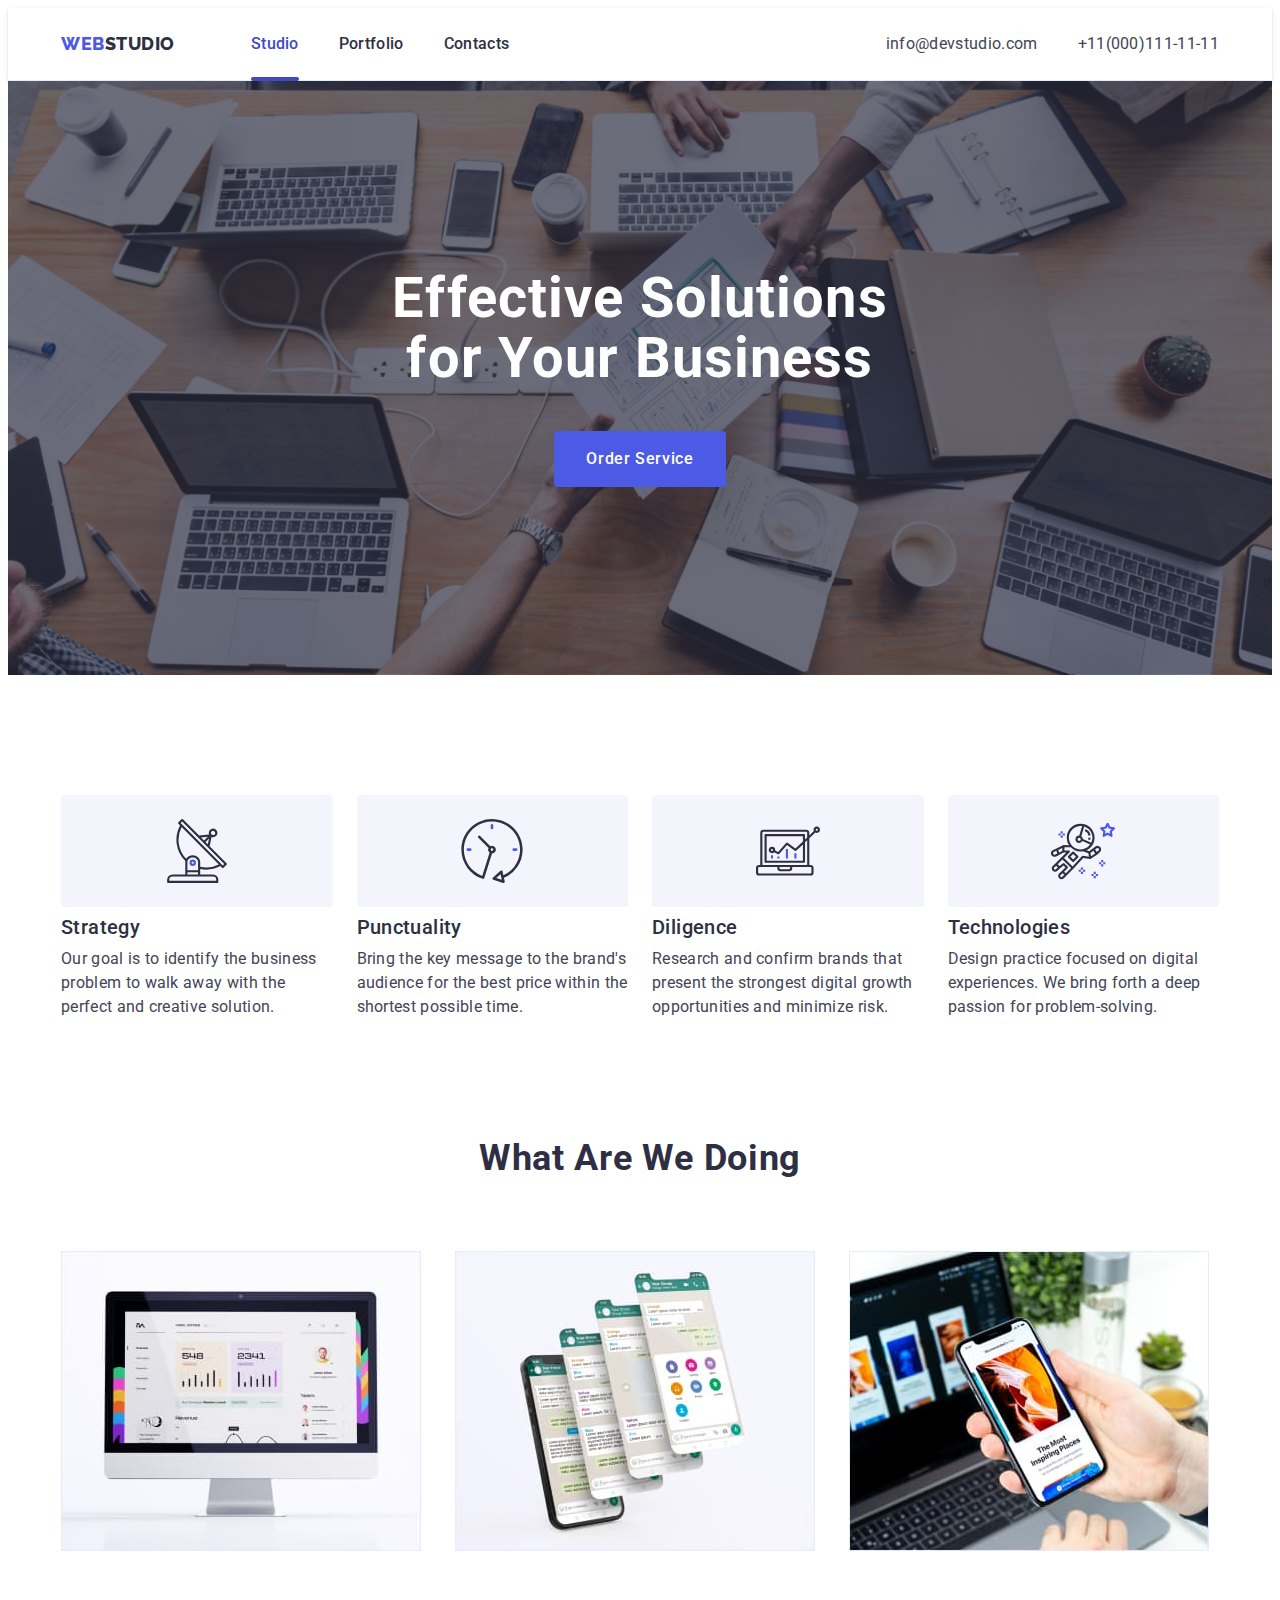
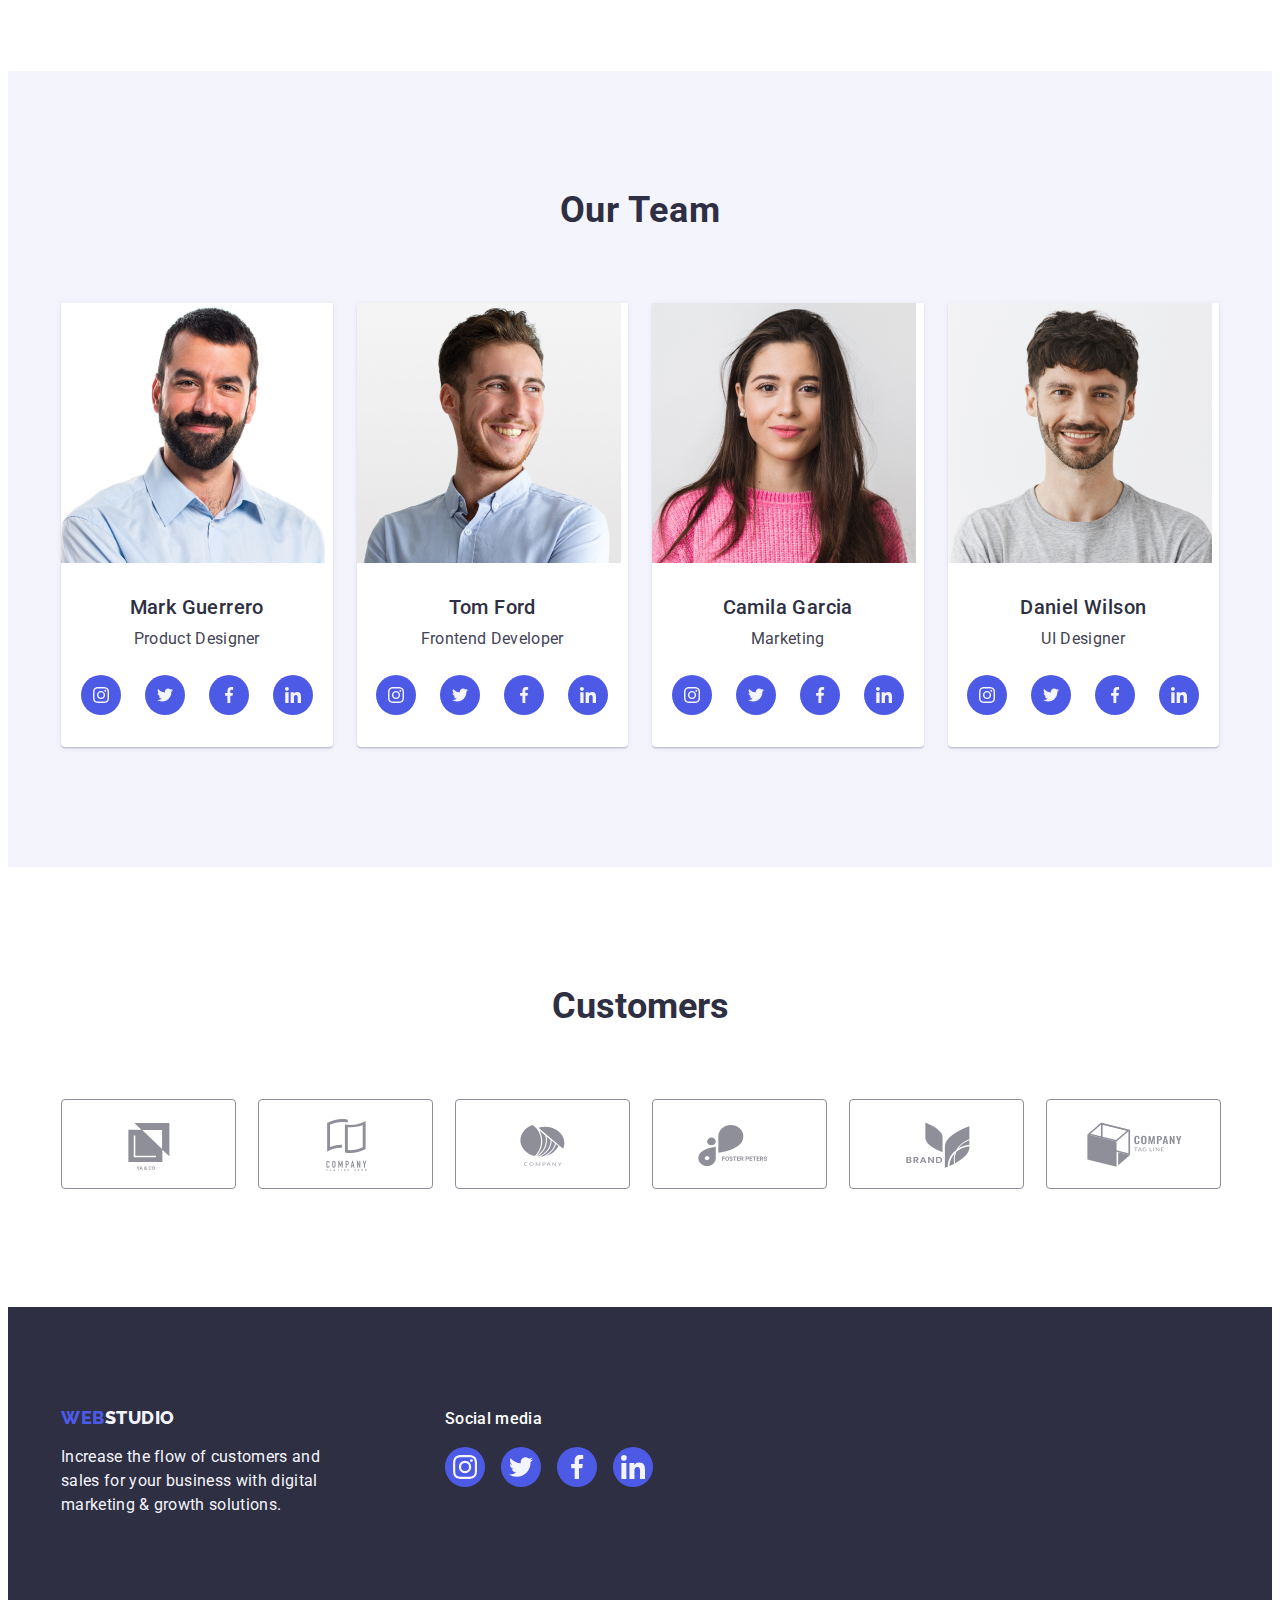
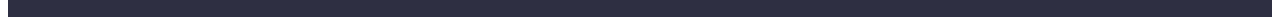
<file: index.html>
<!DOCTYPE html>
<html lang="en">

<head>
    <meta charset="UTF-8">
    <meta http-equiv="X-UA-Compatible" content="IE=edge">
    <meta name="viewport" content="width=device-width, initial-scale=1.0">
    <title>Document</title>
    <link rel="preconnect" href="https://fonts.googleapis.com">
    <link rel="preconnect" href="https://fonts.gstatic.com" crossorigin>
    <link
        href="https://fonts.googleapis.com/css2?family=Michroma&family=Montserrat:wght@400;700&family=Raleway:wght@800&family=Roboto:wght@400;500;700;900&display=swap"
        rel="stylesheet">
    <link rel="stylesheet" href="https://cdnjs.cloudflare.com/ajax/libs/modern-normalize/2.0.0/modern-normalize.min.css"
        integrity="sha512-4xo8blKMVCiXpTaLzQSLSw3KFOVPWhm/TRtuPVc4WG6kUgjH6J03IBuG7JZPkcWMxJ5huwaBpOpnwYElP/m6wg=="
        crossorigin="anonymous" referrerpolicy="no-referrer" />
    <link rel="stylesheet" href="./css/style.css">
</head>

<body>
    <header class="header">
        <div class="container header-container">
            <nav class="header-nav">
                <a href="./index.html" class="header-logo link"> WEB<span
                        class="header-logo-accent link">Studio</span></a>
                <ul class="header-menu list">
                    <li class="header-menu-item list"><a class="header-menu-link link current"
                            href="./index.html">Studio</a>
                    </li>
                    <li class="header-menu-item list"><a class="header-menu-link link"
                            href="./portfolio.html">Portfolio</a>
                    </li>
                    <li class="header-menu-item list"><a class="header-menu-link link" href="">Contacts</a></li>
                </ul>
            </nav>
            <address class="header-social">
                <ul class="header-social-list list">
                    <li class="header-social-item list"><a class="header-social-link link"
                            href="mailto:info@devstudio.com">info@devstudio.com</a></li>
                    <li class="header-social-item list"><a class="header-social-link link"
                            href="tel:+110001111111">+11(000)111-11-11</a></li>
                </ul>
            </address>
        </div>
    </header>
    <main>
        <section class="hero">
            <div class="container hero-container">
                <h1 class="hero-title">Effective Solutions
                    for Your Business</h1>
                <button type="button" class="hero-btn" data-modal-open>Order Service</button>
            </div>
        </section>
        <section class="our-options">
            <div class="container">
                <h2 class="visually-hidden">Our Options</h2>
                <ul class="our-options-list list">
                    <li class="our-options-item">
                        <div class="our-options-icon-div">
                            <svg class="our-options-icon" width="64" height="64">
                                <use href="./images/icons.svg#icon-antenna-1"></use>
                            </svg>
                        </div>
                        <h3 class="our-options-subtitle">Strategy</h3>
                        <p class="our-options-text">Our goal is to identify the business
                            problem to walk away with the perfect and creative solution.</p>
                    </li>
                    <li class="our-options-item">
                        <div class="our-options-icon-div">
                            <svg class="our-options-icon" width="64" height="64">
                                <use href="./images/icons.svg#icon-clock-1"></use>
                            </svg>
                        </div>
                        <h3 class="our-options-subtitle">Punctuality</h3>
                        <p class="our-options-text">Bring the key message to the brand's audience for the best price
                            within
                            the shortest possible
                            time.</p>
                    </li>
                    <li class="our-options-item">
                        <div class="our-options-icon-div">
                            <svg class="our-options-icon" width="64" height="64">
                                <use href="./images/icons.svg#icon-diagram-1"></use>
                            </svg>
                        </div>
                        <h3 class="our-options-subtitle">Diligence</h3>
                        <p class="our-options-text">Research and confirm brands that present the strongest digital
                            growth
                            opportunities and minimize
                            risk.</p>
                    </li>
                    <li class="our-options-item">
                        <div class="our-options-icon-div">
                            <svg class="our-options-icon" width="64" height="64">
                                <use href="./images/icons.svg#icon-astronaut-1"></use>
                            </svg>
                        </div>
                        <h3 class="our-options-subtitle">Technologies</h3>
                        <p class="our-options-text">Design practice focused on digital experiences. We bring forth a
                            deep
                            passion for
                            problem-solving.</p>
                    </li>
                </ul>
            </div>
        </section>
        <section class="we-doing">
            <div class="container">
                <h2 class="we-doing-title">What are we doing</h2>
                <ul class="we-doing-list list">
                    <li class="we-doing-item"><img src="./images/img1.jpg" alt="computer" width="360" height="300"></li>
                    <li class="we-doing-item"><img src="./images/img2.jpg" alt="smartphone" width="360" height="300">
                    </li>
                    <li class="we-doing-item"><img src="./images/img3.jpg" alt="PC and smartphone" width="360"
                            height="300">
                    </li>
                </ul>
            </div>
        </section>
        <section class="team">
            <div class="container">
                <h2 class="team-title">Our Team</h2>
                <ul class="team-list list">
                    <li class="team-item"><img src="./images/img.jpg" alt="team member1" width="264">
                        <div class="container-team-position">
                            <h3 class="team-name">Mark Guerrero</h3>
                            <p class="team-position">Product Designer</p>
                            <ul class="team-social-icons-list list">
                                <li class="team-social-icons-item"><a href="" class="team-social-icons-link">
                                        <svg class="team-social-icons-icon" width="16" height="16">
                                            <use href="./images/icons.svg#icon-instagram-2"></use>
                                        </svg>
                                    </a>
                                </li>
                                <li class="team-social-icons-item"><a href="" class="team-social-icons-link">
                                        <svg class="team-social-icons-icon" width="16" height="16">
                                            <use href="./images/icons.svg#icon-twitter-1"></use>
                                        </svg>
                                    </a>
                                </li>
                                <li class="team-social-icons-item"><a href="" class="team-social-icons-link">
                                        <svg class="team-social-icons-icon" width="16" height="16">
                                            <use href="./images/icons.svg#icon-facebook-1"></use>
                                        </svg>
                                    </a>
                                </li>
                                <li class="team-social-icons-item"><a href="" class="team-social-icons-link">
                                        <svg class="team-social-icons-icon" width="16" height="16">
                                            <use href="./images/icons.svg#icon-linkedin-1"></use>
                                        </svg>
                                    </a>
                                </li>
                            </ul>
                        </div>
                    </li>
                    <li class="team-item"><img src="./images/img(1).jpg" alt="team member2" width="264">
                        <div class="container-team-position">
                            <h3 class="team-name">Tom Ford</h3>
                            <p class="team-position">Frontend Developer</p>
                            <ul class="team-social-icons-list list">
                                <li class="team-social-icons-item"><a href="" class="team-social-icons-link">
                                        <svg class="team-social-icons-icon" width="16" height="16">
                                            <use href="./images/icons.svg#icon-instagram-2"></use>
                                        </svg>
                                    </a>
                                </li>
                                <li class="team-social-icons-item"><a href="" class="team-social-icons-link">
                                        <svg class="team-social-icons-icon" width="16" height="16">
                                            <use href="./images/icons.svg#icon-twitter-1"></use>
                                        </svg>
                                    </a>
                                </li>
                                <li class="team-social-icons-item"><a href="" class="team-social-icons-link">
                                        <svg class="team-social-icons-icon" width="16" height="16">
                                            <use href="./images/icons.svg#icon-facebook-1"></use>
                                        </svg>
                                    </a>
                                </li>
                                <li class="team-social-icons-item"><a href="" class="team-social-icons-link">
                                        <svg class="team-social-icons-icon" width="16" height="16">
                                            <use href="./images/icons.svg#icon-linkedin-1"></use>
                                        </svg>
                                    </a>
                                </li>
                            </ul>
                        </div>
                    </li>
                    <li class="team-item"><img src="./images/img(2).jpg" alt="team member3" width="264">
                        <div class="container-team-position">
                            <h3 class="team-name">Camila Garcia</h3>
                            <p class="team-position">Marketing</p>
                            <ul class="team-social-icons-list list">
                                <li class="team-social-icons-item"><a href="" class="team-social-icons-link">
                                        <svg class="team-social-icons-icon" width="16" height="16">
                                            <use href="./images/icons.svg#icon-instagram-2"></use>
                                        </svg>
                                    </a>
                                </li>
                                <li class="team-social-icons-item"><a href="" class="team-social-icons-link">
                                        <svg class="team-social-icons-icon" width="16" height="16">
                                            <use href="./images/icons.svg#icon-twitter-1"></use>
                                        </svg>
                                    </a>
                                </li>
                                <li class="team-social-icons-item"><a href="" class="team-social-icons-link">
                                        <svg class="team-social-icons-icon" width="16" height="16">
                                            <use href="./images/icons.svg#icon-facebook-1"></use>
                                        </svg>
                                    </a>
                                </li>
                                <li class="team-social-icons-item"><a href="" class="team-social-icons-link">
                                        <svg class="team-social-icons-icon" width="16" height="16">
                                            <use href="./images/icons.svg#icon-linkedin-1"></use>
                                        </svg>
                                    </a>
                                </li>
                            </ul>
                        </div>
                    </li>
                    <li class="team-item"><img src="./images/img(3).jpg" alt="team member4" width="264">
                        <div class="container-team-position">
                            <h3 class="team-name">Daniel Wilson</h3>
                            <p class="team-position">UI Designer</p>
                            <ul class="team-social-icons-list list">
                                <li class="team-social-icons-item"><a href="" class="team-social-icons-link">
                                        <svg class="team-social-icons-icon" width="16" height="16">
                                            <use href="./images/icons.svg#icon-instagram-2"></use>
                                        </svg>
                                    </a>
                                </li>
                                <li class="team-social-icons-item"><a href="" class="team-social-icons-link">
                                        <svg class="team-social-icons-icon" width="16" height="16">
                                            <use href="./images/icons.svg#icon-twitter-1"></use>
                                        </svg>
                                    </a>
                                </li>
                                <li class="team-social-icons-item"><a href="" class="team-social-icons-link">
                                        <svg class="team-social-icons-icon" width="16" height="16">
                                            <use href="./images/icons.svg#icon-facebook-1"></use>
                                        </svg>
                                    </a>
                                </li>
                                <li class="team-social-icons-item"><a href="" class="team-social-icons-link">
                                        <svg class="team-social-icons-icon" width="16" height="16">
                                            <use href="./images/icons.svg#icon-linkedin-1"></use>
                                        </svg>
                                    </a>
                                </li>
                            </ul>
                        </div>
                    </li>
                </ul>
            </div>
        </section>
        <section class="customers">
            <div class="container">
                <h2 class="customers-title">Customers</h2>
                <ul class="customers-list list">
                    <li class="customers-item"> <a href="" class="customers-link"><svg class="customers-icon"
                                width="104" height="56">
                                <use href="./images/icons.svg#icon-Logo"></use>
                            </svg></a></li>
                    <li class="customers-item"><a href="" class="customers-link"><svg class="customers-icon" width="104"
                                height="56">
                                <use href="./images/icons.svg#icon-Logo-1"></use>
                            </svg></a></li>
                    <li class="customers-item"><a href="" class="customers-link"><svg class="customers-icon" width="104"
                                height="56">
                                <use href="./images/icons.svg#icon-Logo-2"></use>
                            </svg></a></li>
                    <li class="customers-item"><a href="" class="customers-link"><svg class="customers-icon" width="104"
                                height="56">
                                <use href="./images/icons.svg#icon-logo_5"></use>
                            </svg></a></li>
                    <li class="customers-item"><a href="" class="customers-link"><svg class="customers-icon" width="104"
                                height="56">
                                <use href="./images/icons.svg#icon-Logo-3"></use>
                            </svg></a></li>
                    <li class="customers-item"><a href="" class="customers-link"><svg class="customers-icon" width="104"
                                height="56">
                                <use href="./images/icons.svg#icon-Logo-4"></use>
                            </svg></a></li>
                </ul>
            </div>
        </section>
    </main>
    <footer class="footer">
        <div class="container footer-container">
            <div class="footer-container-text">
                <a href="./index.html" class="footer-logo link"> Web<span class="footer-logo-accent">Studio</span></a>
                <p class="footer-main-text">Increase the flow of customers and sales for your business with digital
                    marketing &
                    growth solutions.</p>
            </div>
            <div class="footer-socials">
                <p class="footer-social-text">Social media</p>
                <ul class="footer-social-list list">
                    <li class="footer-social-item">
                        <a href="" class="footer-social-link link">
                            <svg class="footer-icon" width="24" height="24">
                                <use href="./images/icons.svg#icon-instagram-2"></use>
                            </svg>
                        </a>
                    </li>
                    <li class="footer-social-item">
                        <a href="" class="footer-social-link link">
                            <svg class="footer-icon" width="24" height="24">
                                <use href="./images/icons.svg#icon-twitter-1"></use>
                            </svg>
                        </a>
                    </li>
                    <li class="footer-social-item">
                        <a href="" class="footer-social-link link">
                            <svg class="footer-icon" width="24" height="24">
                                <use href="./images/icons.svg#icon-facebook-1"></use>
                            </svg>
                        </a>
                    </li>
                    <li class="footer-social-item">
                        <a href="" class="footer-social-link link">
                            <svg class="footer-icon" width="24" height="24">
                                <use href="./images/icons.svg#icon-linkedin-1"></use>
                            </svg>
                        </a>
                    </li>
                </ul>
            </div>
        </div>
    </footer>
    <div class="backdrop is-hidden" data-modal>
        <div class="modal">
            <button type="button" class="modal-btn" data-modal-close>
                <svg class="modal-icon" width="8" height="8">
                    <use href="./images/icons.svg#icon-close-black-18dp-2-1"></use>
                </svg>
            </button>
        </div>
    </div>
    <script src="./js/modal.js"></script>
</body>

</html>
</file>
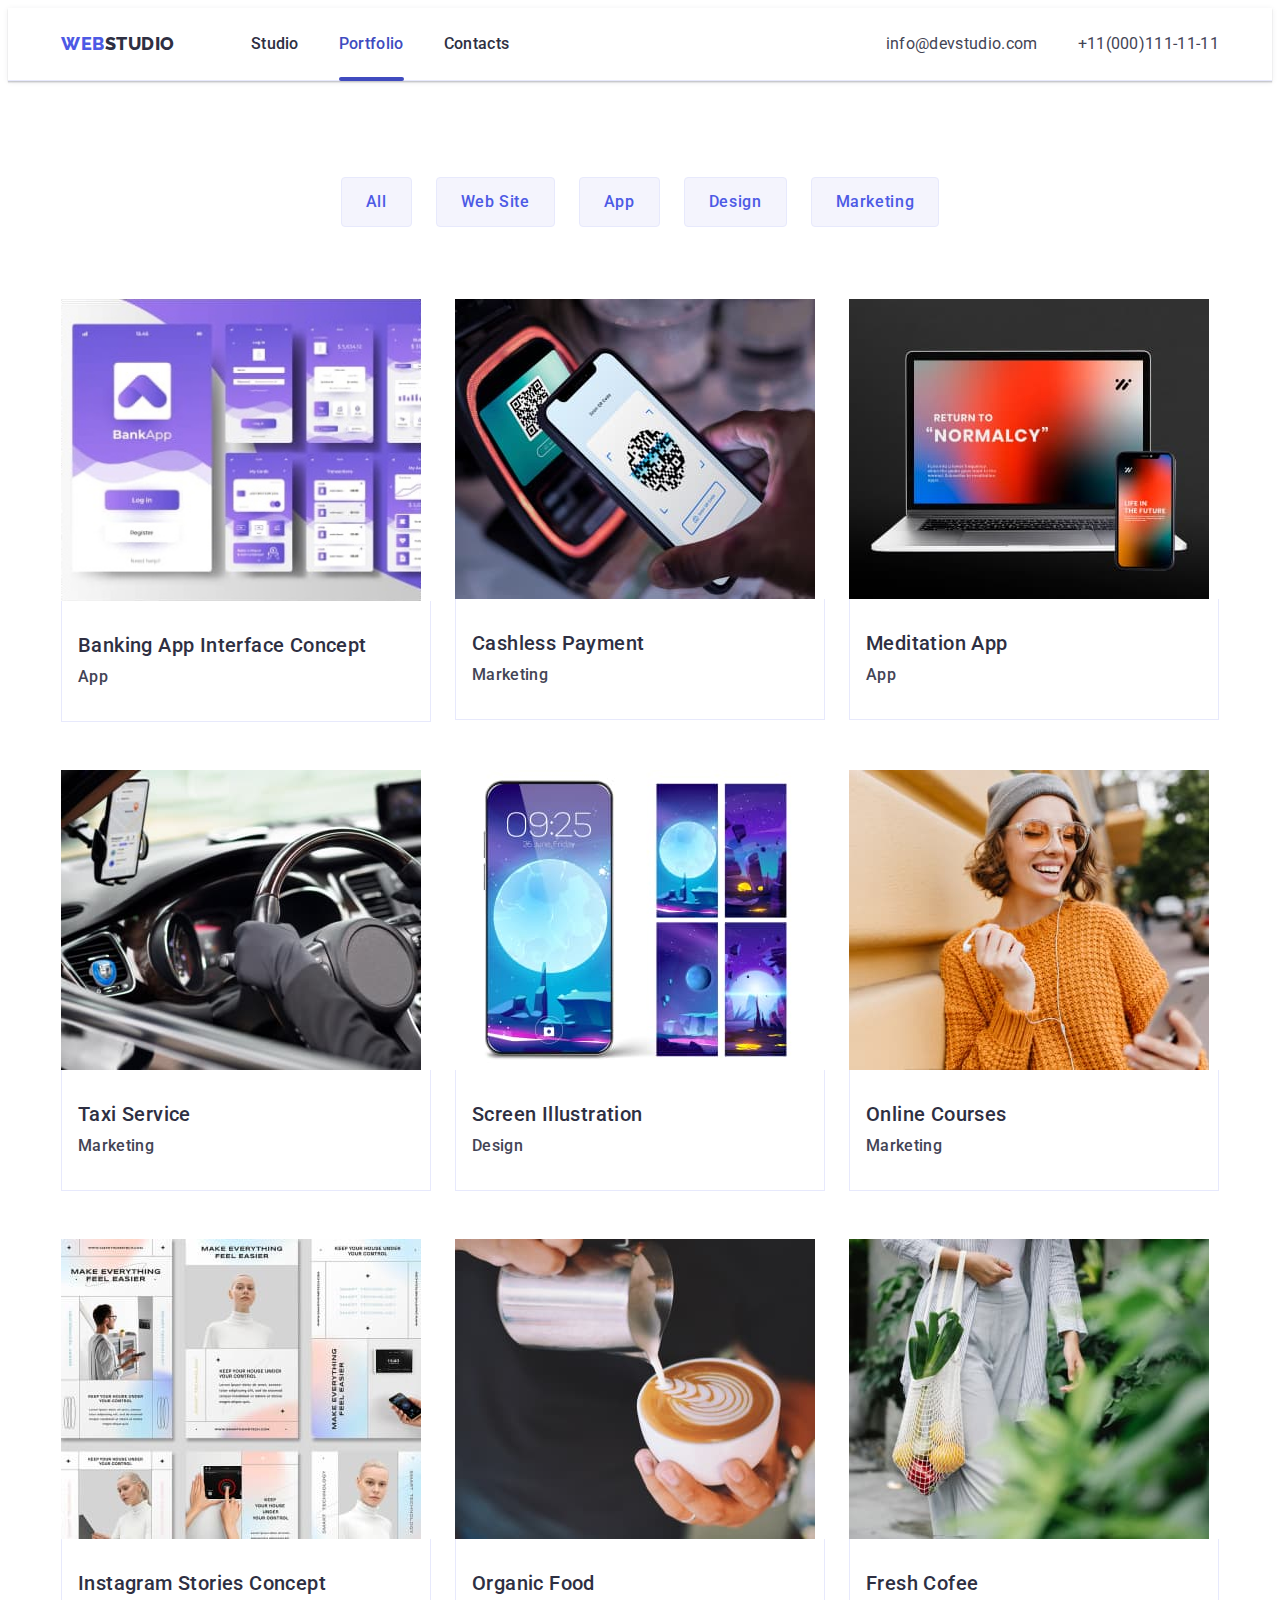
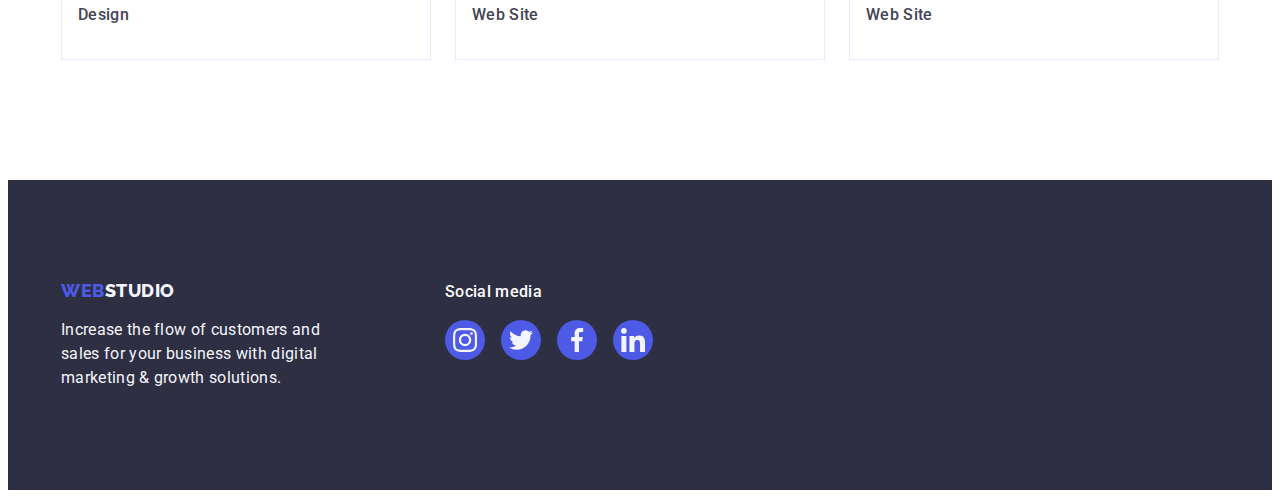
<file: portfolio.html>
<!DOCTYPE html>
<html lang="en">

<head>
    <meta charset="UTF-8">
    <meta http-equiv="X-UA-Compatible" content="IE=edge">
    <meta name="viewport" content="width=device-width, initial-scale=1.0">
    <title>Portfolio</title>
    <link rel="preconnect" href="https://fonts.googleapis.com">
    <link rel="preconnect" href="https://fonts.gstatic.com" crossorigin>
    <link
        href="https://fonts.googleapis.com/css2?family=Michroma&family=Montserrat:wght@400;700&family=Raleway:wght@800&family=Roboto:wght@400;500;700;900&display=swap"
        rel="stylesheet">
    <link rel="stylesheet" href="https://cdnjs.cloudflare.com/ajax/libs/modern-normalize/2.0.0/modern-normalize.min.css"
        integrity="sha512-4xo8blKMVCiXpTaLzQSLSw3KFOVPWhm/TRtuPVc4WG6kUgjH6J03IBuG7JZPkcWMxJ5huwaBpOpnwYElP/m6wg=="
        crossorigin="anonymous" referrerpolicy="no-referrer" />
    <link rel="stylesheet" href="./css/style.css">
</head>

<body>
    <header class="header">
        <div class="container header-container">
            <nav class="header-nav">
                <a href="./index.html" class="header-logo link"> WEB<span
                        class="header-logo-accent link">Studio</span></a>
                <ul class="header-menu list">
                    <li class="header-menu-item list"><a class="header-menu-link link" href="./index.html">Studio</a>
                    </li>
                    <li class="header-menu-item list"><a class="header-menu-link link current"
                            href="./portfolio.html">Portfolio</a>
                    </li>
                    <li class="header-menu-item list"><a class="header-menu-link link" href="">Contacts</a></li>
                </ul>
            </nav>
            <address class="header-social">
                <ul class="header-social-list list">
                    <li class="header-social-item list"><a class="header-social-link link"
                            href="mailto:info@devstudio.com">info@devstudio.com</a></li>
                    <li class="header-social-item list"><a class="header-social-link link"
                            href="tel:+110001111111">+11(000)111-11-11</a></li>
                </ul>
            </address>
        </div>
    </header>
    <main>
        <section class="directional-buttons">
            <div class="container">
                <h1 class="visually-hidden">Buttons and options</h1>
                <ul class="directional-buttons-list list">
                    <li class="direc-tional-buttons-item"><button type="button"
                            class="directional-buttons-btn">All</button>
                    </li>
                    <li class="directional-buttons-item"><button type="button" class="directional-buttons-btn">Web
                            Site</button></li>
                    <li class="directional-buttons-item"><button type="button"
                            class="directional-buttons-btn">App</button>
                    </li>
                    <li class="directional-buttons-item"><button type="button"
                            class="directional-buttons-btn">Design</button></li>
                    <li class="directional-buttons-item"><button type="button"
                            class="directional-buttons-btn">Marketing</button></li>
                </ul>
                <ul class="services-list list">
                    <li class="services-item">
                        <a href="" class="services-link link">
                            <div class="services-image-container">
                                <img src="./images/imgportfolio.jpg" alt="app-interface" width="360">
                                <p class="services-cover-text">14 Stylish and User-Friendly App Design Concepts · Task
                                    Manager App ·
                                    Calorie Tracker
                                    App · Exotic Fruit Ecommerce App ·
                                    Cloud Storage App</p>
                            </div>
                            <div class="services-item-container">
                                <h2 class="services-subtitle">Banking App Interface Concept</h2>
                                <p class="services-text">App</p>
                            </div>
                        </a>
                    </li>
                    <li class="services-item">
                        <a href="" class="services-link link">
                            <div class="services-image-container">
                                <img src="./images/imgportfolio2.jpg" alt="app-interface" width="360">
                                <p class="services-cover-text">14 Stylish and User-Friendly App Design Concepts ·
                                    Task
                                    Manager App ·
                                    Calorie Tracker
                                    App · Exotic Fruit Ecommerce App ·
                                    Cloud Storage App</p>
                            </div>
                            <div class="services-item-container">
                                <h2 class="services-subtitle">Cashless Payment</h2>
                                <p class="services-text">Marketing</p>
                            </div>
                        </a>
                    </li>
                    <li class="services-item">
                        <a href="" class="services-link link">
                            <div class="services-image-container">
                                <img src="./images/imgportfolio3.jpg" alt="app-interface" width="360">
                                <p class="services-cover-text">14 Stylish and User-Friendly App Design Concepts · Task
                                    Manager App ·
                                    Calorie Tracker
                                    App · Exotic Fruit Ecommerce App ·
                                    Cloud Storage App</p>
                            </div>
                            <div class="services-item-container">
                                <h2 class="services-subtitle">Meditation App</h2>
                                <p class="services-text">App</p>
                            </div>
                        </a>
                    </li>
                    <li class="services-item">
                        <a href="" class="services-link link">
                            <div class="services-image-container">
                                <img src="./images/imgportfolio4.jpg" alt="app-interface" width="360">
                                <p class="services-cover-text">14 Stylish and User-Friendly App Design Concepts · Task
                                    Manager App ·
                                    Calorie Tracker
                                    App · Exotic Fruit Ecommerce App ·
                                    Cloud Storage App</p>
                            </div>
                            <div class="services-item-container">
                                <h2 class="services-subtitle">Taxi Service</h2>
                                <p class="services-text">Marketing</p>
                            </div>
                        </a>
                    </li>
                    <li class="services-item">
                        <a href="" class="services-link link">
                            <div class="services-image-container">
                                <img src="./images/imgportfolio5.jpg" alt="app-interface" width="360">
                                <p class="services-cover-text">14 Stylish and User-Friendly App Design Concepts · Task
                                    Manager App ·
                                    Calorie Tracker
                                    App · Exotic Fruit Ecommerce App ·
                                    Cloud Storage App</p>
                            </div>
                            <div class="services-item-container">
                                <h2 class="services-subtitle">Screen Illustration</h2>
                                <p class="services-text">Design</p>
                            </div>
                        </a>
                    </li>
                    <li class="services-item">
                        <a href="" class="services-link link">
                            <div class="services-image-container">
                                <img src="./images/imgportfolio6.jpg" alt="app-interface" width="360">
                                <p class="services-cover-text">14 Stylish and User-Friendly App Design Concepts · Task
                                    Manager App ·
                                    Calorie Tracker
                                    App · Exotic Fruit Ecommerce App ·
                                    Cloud Storage App</p>
                            </div>
                            <div class="services-item-container">
                                <h2 class="services-subtitle">Online Courses</h2>
                                <p class="services-text">Marketing</p>
                            </div>
                        </a>
                    </li>
                    <li class="services-item">
                        <a href="" class="services-link link">
                            <div class="services-image-container">
                                <img src="./images/imgportfolio7.jpg" alt="app-interface" width="360">
                                <p class="services-cover-text">14 Stylish and User-Friendly App Design Concepts · Task
                                    Manager App ·
                                    Calorie Tracker
                                    App · Exotic Fruit Ecommerce App ·
                                    Cloud Storage App</p>
                            </div>
                            <div class="services-item-container">
                                <h2 class="services-subtitle">Instagram Stories Concept</h2>
                                <p class="services-text">Design</p>
                            </div>
                        </a>
                    </li>
                    <li class="services-item">
                        <a href="" class="services-link link">
                            <div class="services-image-container">
                                <img src="./images/imgportfolio8.jpg" alt="app-interface" width="360">
                                <p class="services-cover-text">14 Stylish and User-Friendly App Design Concepts · Task
                                    Manager App ·
                                    Calorie Tracker
                                    App · Exotic Fruit Ecommerce App ·
                                    Cloud Storage App</p>
                            </div>
                            <div class="services-item-container">
                                <h2 class="services-subtitle">Organic Food</h2>
                                <p class="services-text">Web Site</p>
                            </div>
                        </a>
                    </li>
                    <li class="services-item">
                        <a href="" class="services-link link">
                            <div class="services-image-container">
                                <img src="./images/imgportfolio9.jpg" alt="app-interface" width="360">
                                <p class="services-cover-text">14 Stylish and User-Friendly App Design Concepts · Task
                                    Manager App ·
                                    Calorie Tracker
                                    App · Exotic Fruit Ecommerce App ·
                                    Cloud Storage App</p>
                            </div>
                            <div class="services-item-container">
                                <h2 class="services-subtitle">Fresh Cofee</h2>
                                <p class="services-text">Web Site</p>
                            </div>
                        </a>
                    </li>
                </ul>
            </div>
        </section>
    </main>
    <footer class="footer">
        <div class="container footer-container">
            <div class="footer-container-text">
                <a href="./index.html" class="footer-logo link"> Web<span class="footer-logo-accent">Studio</span></a>
                <p class="footer-main-text">Increase the flow of customers and sales for your business with digital
                    marketing &
                    growth solutions.</p>
            </div>
            <div class="footer-socials">
                <p class="footer-social-text">Social media</p>
                <ul class="footer-social-list list">
                    <li class="footer-social-item">
                        <a href="" class="footer-social-link link">
                            <svg class="footer-icon" width="24" height="24">
                                <use href="./images/icons.svg#icon-instagram-2"></use>
                            </svg>
                        </a>
                    </li>
                    <li class="footer-social-item">
                        <a href="" class="footer-social-link link">
                            <svg class="footer-icon" width="24" height="24">
                                <use href="./images/icons.svg#icon-twitter-1"></use>
                            </svg>
                        </a>
                    </li>
                    <li class="footer-social-item">
                        <a href="" class="footer-social-link link">
                            <svg class="footer-icon" width="24" height="24">
                                <use href="./images/icons.svg#icon-facebook-1"></use>
                            </svg>
                        </a>
                    </li>
                    <li class="footer-social-item">
                        <a href="" class="footer-social-link link">
                            <svg class="footer-icon" width="24" height="24">
                                <use href="./images/icons.svg#icon-linkedin-1"></use>
                            </svg>
                        </a>
                    </li>
                </ul>
            </div>
        </div>
    </footer>
</body>

</html>
</file>
<file: css/style.css>
:root {
  --navyblue: #2e2f42;
  --slate: #434455;
  --iris: #4d5ae5;
  --ocean: #404bbf;
  --icon: #f4f4fd;
  --customers-icon: #8e8f99;
  --white-standart: #ffffff;
}

.visually-hidden {
  position: absolute;
  width: 1px;
  height: 1px;
  margin: -1px;
  border: 0;
  padding: 0;
  white-space: nowrap;
  clip-path: inset(100%);
  clip: rect(0 0 0 0);
  overflow: hidden;
}

p,
h1,
h2,
h3,
h4,
h5,
h6 {
  margin-top: 0;
  margin-bottom: 0;
}

ul,
ol {
  margin-top: 0;
  margin-bottom: 0;
  padding-left: 0;
}

img {
  display: block;
  max-width: 100%;
  height: auto;
}

.container {
  width: 100%;
  max-width: 1158px;
  padding-left: 15px;
  padding-right: 15px;
  margin: 0 auto;
}
body {
  font-family: "Roboto", sans-serif;
  color: #434455;
  background-color: #ffffff;
}
.link {
  text-decoration: none;
}
.list {
  list-style: none;
}

/*-----------------------Header---------------------*/

.header {
  border-bottom: 1px solid #e7e9fc;
  box-shadow: 0px 2px 1px rgba(46, 47, 66, 0.08),
    0px 1px 1px rgba(46, 47, 66, 0.16), 0px 1px 6px rgba(46, 47, 66, 0.08);
}

.header-logo {
  color: var(--iris);
  font-size: 18px;
  font-family: "Raleway", sans-serif;
  font-weight: 800;
  line-height: 1.17;
  letter-spacing: 0.03em;
  text-decoration: none;
  text-transform: uppercase;
  display: flex;
  align-items: center;
  margin-right: 76px;
}
.header-logo-accent {
  color: var(--navyblue);
  font-size: 18px;
  font-family: "Raleway", sans-serif;
  font-weight: 800;
  line-height: 1.17;
  letter-spacing: 0.03em;
  text-transform: uppercase;
}
.header-nav {
  display: flex;
  align-items: center;
}

.header-menu {
  display: flex;
  gap: 40px;
}

.header-menu-item {
}

.header-menu-link.current {
  color: #404bbf;
}

.header-menu-link {
  text-decoration: none;
  font-size: 16px;
  font-family: inherit;
  font-weight: 500;
  line-height: 1.5;
  letter-spacing: 0.02em;
  color: var(--navyblue);
  padding: 24px 0;
  display: block;
  position: relative;
  transition: color 250ms cubic-bezier(0.4, 0, 0.2, 1);
}

.current {
  position: relative;
}

.current::after {
  content: "";
  position: absolute;
  left: 0;
  bottom: -1px;
  height: 4px;
  width: 100%;
  background-color: #404bbf;
  border-radius: 2px;
}

.header-social {
  font-style: normal;
}

.header-container {
  display: flex;
  align-items: center;
  justify-content: space-between;
}

.header-social-list {
  display: flex;
  gap: 40px;
}
.header-social-item {
  list-style-type: none;
}
.header-social-link {
  text-decoration: none;
  color: #434455;
  line-height: 1.5;
  letter-spacing: 0.02em;
  transition: color 250ms cubic-bezier(0.4, 0, 0.2, 1);
}
.header-menu-link:hover,
.header-menu-link:focus {
  color: var(--ocean);
}
.header-social-link:hover,
.header-social-link:focus {
  color: var(--ocean);
}

/*-------------------------HERO-----------------------------*/

.hero {
  margin: 0 auto;
  background-color: #2e2f42;
  padding: 188px 0;
  background-image: linear-gradient(
      rgba(46, 47, 66, 0.7),
      rgba(46, 47, 66, 0.7)
    ),
    url(../images/img-name.jpg);
  max-width: 1440px;
  background-repeat: no-repeat;
  background-position: center;
  background-size: cover;
}

.hero-title {
  color: #fff;
  text-align: center;
  font-size: 56px;
  font-weight: 700;
  line-height: 1.07;
  letter-spacing: 0.02em;
  max-width: 496px;
  width: 496px;
  flex-direction: column;
  margin: 0 auto;
  margin-bottom: 42px;
}
.hero-btn {
  color: #fff;
  font-size: 16px;
  font-weight: 500;
  line-height: 1.5;
  letter-spacing: 0.04em;
  font-family: inherit;
  cursor: pointer;
  background-color: var(--iris);
  padding: 16px 32px;
  border-radius: 4px;
  display: block;
  min-width: 169px;
  height: 56px;
  border: none;
  margin: 0 auto;
  transition: background-color 250ms cubic-bezier(0.4, 0, 0.2, 1);
}

.hero-container {
}
.hero-btn:hover,
.hero-btn:focus {
  background-color: var(--ocean);
}
/*-----------------------------Our Options ----------------------------*/
.our-options {
  background-color: #fff;
  padding-top: 120px;
  padding-bottom: 120px;
}
.our-options-list {
  display: flex;
  gap: 24px;
}

.our-options-item {
  width: calc((100% - 24px * 3) / 4);
}
.our-options-subtitle {
  font-size: 20px;
  font-weight: 500;
  line-height: 1.2;
  letter-spacing: 0.02em;
  color: var(--navyblue);
  margin-bottom: 8px;
}
.our-options-text {
  font-size: 16px;
  line-height: 1.5;
  letter-spacing: 0.02em;
  color: var(--slate);
}

.our-options-icon-div {
  display: flex;
  align-items: center;
  justify-content: center;
  height: 112px;
  background-color: #f4f4fd;
  border-radius: 4px;
  margin-bottom: 8px;
}

/*------------------------- We Doing ---------------------------------------*/
.we-doing {
  padding-bottom: 120px;
}

.we-doing-title {
  font-size: 36px;
  font-weight: 700;
  line-height: 1.11;
  text-align: center;
  color: var(--navyblue);
  letter-spacing: 0.02em;
  text-transform: capitalize;
  margin-bottom: 72px;
}
.we-doing-list {
  display: flex;
  gap: 24px;
}
.we-doing-item {
  width: calc((100% - 48px) / 3);
}
/*---------------------------- Team ---------------------------------------*/
.team {
  background-color: #f4f4fd;
  padding-top: 120px;
  padding-bottom: 120px;
}
.team-title {
  margin-bottom: 72px;
  font-size: 36px;
  font-weight: 700;
  line-height: 1.11;
  text-align: center;
  letter-spacing: 0.02em;
  color: var(--navyblue);
  text-transform: capitalize;
}
.team-list {
  display: flex;
  gap: 24px;
}
.team-item {
  background-color: #ffffff;
  width: calc((100% - 72px) / 4);
  border-radius: 0px 0px 4px 4px;
  box-shadow: 0px 1px 6px rgba(46, 47, 66, 0.08),
    0px 1px 1px rgba(46, 47, 66, 0.16), 0px 2px 1px rgba(46, 47, 66, 0.08);
}
.team-name {
  font-size: 20px;
  font-weight: 500;
  line-height: 1.2;
  letter-spacing: 0.02em;
  color: var(--navyblue);
  text-align: center;
  margin-bottom: 8px;
}
.team-position {
  margin-bottom: 24px;
  color: #434455;
  font-size: 16px;
  line-height: 1.5;
  letter-spacing: 0.02em;
  text-align: center;
}

.container-team-position {
  padding: 32px 0;
}

.team-social-icons-list {
  display: flex;
  justify-content: center;
  gap: 24px;
}

.team-social-icons-item {
  width: 40px;
  height: 40px;
}
.team-social-icons-link {
  width: 100%;
  height: 100%;
  background-color: var(--iris);
  border-radius: 50%;
  display: flex;
  align-items: center;
  justify-content: center;
  transition: background-color 250ms cubic-bezier(0.4, 0, 0.2, 1);
}
.team-social-icons-link:hover,
.team-social-icons-link:focus {
  background-color: #404bbf;
}

.team-social-icons-icon {
  fill: var(--icon);
}

/*-----------------------------customers----------------------------------*/
.customers {
  padding-top: 120px;
  padding-bottom: 120px;
}

.customers-title {
  font-size: 36px;
  line-height: 1.11;
  color: var(--navyblue);
  margin-bottom: 72px;
  text-align: center;
}

.customers-list {
  display: flex;
  gap: 24px;
}
.customers-item {
  width: calc((100% - 120px) / 6);
  height: 88px;
}

.customers-link {
  height: 100%;
  width: 100%;
  border: 1px solid #8e8f99;
  border-radius: 4px;
  display: flex;
  align-items: center;
  justify-content: center;
  color: var(--customers-icon);
  transition: border-color 250ms cubic-bezier(0.4, 0, 0.2, 1),
    color 250ms cubic-bezier(0.4, 0, 0.2, 1);
}

.customers-link:hover,
.customers-link:focus {
  color: #404bbf;
  border-color: #404bbf;
}

.customers-icon {
  fill: currentColor;
}
/*----------------------------- footer ----------------------------------*/
.footer {
  background-color: #2e2f42;
  flex-shrink: 0;
  padding-top: 100px;
  padding-bottom: 100px;
}
.footer-main-text {
  color: #f4f4fd;
  font-size: 16px;
  line-height: 1.5;
  letter-spacing: 0.02em;
  max-width: 264px;
}
.footer-logo-accent {
  color: #f4f4fd;
  font-size: 18px;
  font-family: Raleway;
  font-weight: 800;
  line-height: 1.16;
  letter-spacing: 0.03em;
}
.footer-logo {
  color: var(--iris);
  font-size: 18px;
  font-family: "Raleway", sans-serif;
  font-weight: 800;
  line-height: 1.17;
  letter-spacing: 0.03em;
  text-transform: uppercase;
  display: inline-block;
  margin-bottom: 16px;
}

.footer-container {
  display: flex;
  align-items: baseline;
}

.footer-container-text {
  margin-right: 120px;
}
.footer-social-text {
  font-weight: 500;
  font-size: 16px;
  line-height: 1.5;
  letter-spacing: 0.02em;
  color: var(--white-standart);
  margin-bottom: 16px;
}

.footer-social-list {
  display: flex;
  gap: 16px;
}
.footer-social-item {
  width: 40px;
  height: 40px;
}

.footer-social-link {
  width: 100%;
  height: 100%;
  background-color: var(--iris);
  border-radius: 50%;
  display: flex;
  align-items: center;
  justify-content: center;
  transition: background-color 250ms cubic-bezier(0.4, 0, 0.2, 1);
}

.footer-social-link:hover,
.footer-social-link:focus {
  background-color: #31d0aa;
}

.footer-icon {
  fill: var(--icon);
}
/*------------------------- Directional buttons -------------------------*/
.directional-buttons {
  padding-top: 96px;
  padding-bottom: 120px;
}
.directional-buttons-list {
  display: flex;
  justify-content: center;
  gap: 24px;
  margin-bottom: 72px;
}
.directional-buttons-item {
}
.directional-buttons-btn {
  color: #4d5ae5;
  font-size: 16px;
  font-weight: 500;
  line-height: 1.5;
  letter-spacing: 0.04em;
  font-family: inherit;
  background: #f4f4fd;
  cursor: pointer;
  padding: 12px 24px;
  border: 1px solid #e7e9fc;
  border-radius: 4px;
  transition: color 250ms cubic-bezier(0.4, 0, 0.2, 1),
    background-color 250ms cubic-bezier(0.4, 0, 0.2, 1),
    border-color 250ms cubic-bezier(0.4, 0, 0.2, 1),
    box-shadow 250ms cubic-bezier(0.4, 0, 0.2, 1);
}
.directional-buttons-btn:hover,
.directional-buttons-btn:focus {
  background-color: #404bbf;
  color: #ffffff;
  border: 1px solid transparent;
  box-shadow: 0px 3px 1px rgba(0, 0, 0, 0.1), 0px 2px 1px rgba(0, 0, 0, 0.08),
    0px 2px 2px rgba(0, 0, 0, 0.12);
}
/*---------------------------------services----------------------------------*/

.services-list {
  display: flex;
  flex-wrap: wrap;
  column-gap: 24px;
  row-gap: 48px;
}
.services-item {
  width: calc((100% - 48px) / 3);
}

.services-link {
  display: block;
  transition: box-shadow 250ms cubic-bezier(0.4, 0, 0.2, 1);
}

.services-link:hover,
.services-link:focus {
  box-shadow: 0px 1px 6px rgba(46, 47, 66, 0.08),
    0px 1px 1px rgba(46, 47, 66, 0.16), 0px 2px 1px rgba(46, 47, 66, 0.08);
}

.services-link:hover .services-cover-text {
  transform: translateY(0%);
}

.services-link:focus .services-cover-text {
  transform: translateY(0%);
}

.services-subtitle {
  color: var(--navyblue);
  font-size: 20px;
  font-style: normal;
  font-weight: 500;
  line-height: 1.2;
  letter-spacing: 0.02em;
  margin-bottom: 8px;
}
.services-text {
  font-size: 16px;
  font-style: normal;
  font-weight: 500;
  line-height: 1.5;
  letter-spacing: 0.02em;
  color: var(--slate);
}

.services-item-container {
  padding: 32px 16px;
  border: 1px solid #e7e9fc;
  border-top: none;
}
.services-image-container {
  position: relative;
  overflow: hidden;
}
.services-cover-text {
  position: absolute;
  top: 0;
  left: 0;
  font-size: 16px;
  line-height: 1.5;
  letter-spacing: 0.02em;
  color: var(--icon);
  padding: 40px 32px;
  background-color: #4d5ae5;
  height: 100%;
  width: 100%;
  transform: translateY(100%);
  transition: transform 250ms cubic-bezier(0.4, 0, 0.2, 1);
}
/*--------------------------------------Modal------------------------------------------------------------*/
.backdrop {
  position: fixed;
  top: 0;
  left: 0;
  width: 100%;
  height: 100%;
  background-color: rgba(46, 47, 66, 0.4);
  transition: opacity 250ms cubic-bezier(0.4, 0, 0.2, 1),
    visibility 250ms cubic-bezier(0.4, 0, 0.2, 1);
}

.modal {
  position: absolute;
  top: 50%;
  left: 50%;
  transform: translate(-50%, -50%) scale(1);
  width: 408px;
  min-height: 584px;
  background: #fcfcfc;
  box-shadow: 0px 1px 1px rgba(0, 0, 0, 0.14), 0px 1px 3px rgba(0, 0, 0, 0.12),
    0px 2px 1px rgba(0, 0, 0, 0.2);
  border-radius: 4px;
  transition: transform 250ms cubic-bezier(0.4, 0, 0.2, 1);
}

.modal-btn {
  position: absolute;
  top: 24px;
  right: 24px;
  width: 24px;
  height: 24px;
  border-radius: 50%;
  display: flex;
  align-items: center;
  justify-content: center;
  background-color: #e7e9fc;
  border: 1px solid rgba(0, 0, 0, 0.1);
  padding: 0;
  cursor: pointer;
  transition: background-color 250ms cubic-bezier(0.4, 0, 0.2, 1),
    border 250ms cubic-bezier(0.4, 0, 0.2, 1);
}

.modal-icon {
  transition: fill 250ms cubic-bezier(0.4, 0, 0.2, 1);
}

.modal-btn:hover,
.modal-btn:focus {
  background-color: #404bbf;
  border: none;
  fill: #ffffff;
}

.is-hidden {
  opacity: 0;
  visibility: hidden;
  pointer-events: none;
}
</file>
